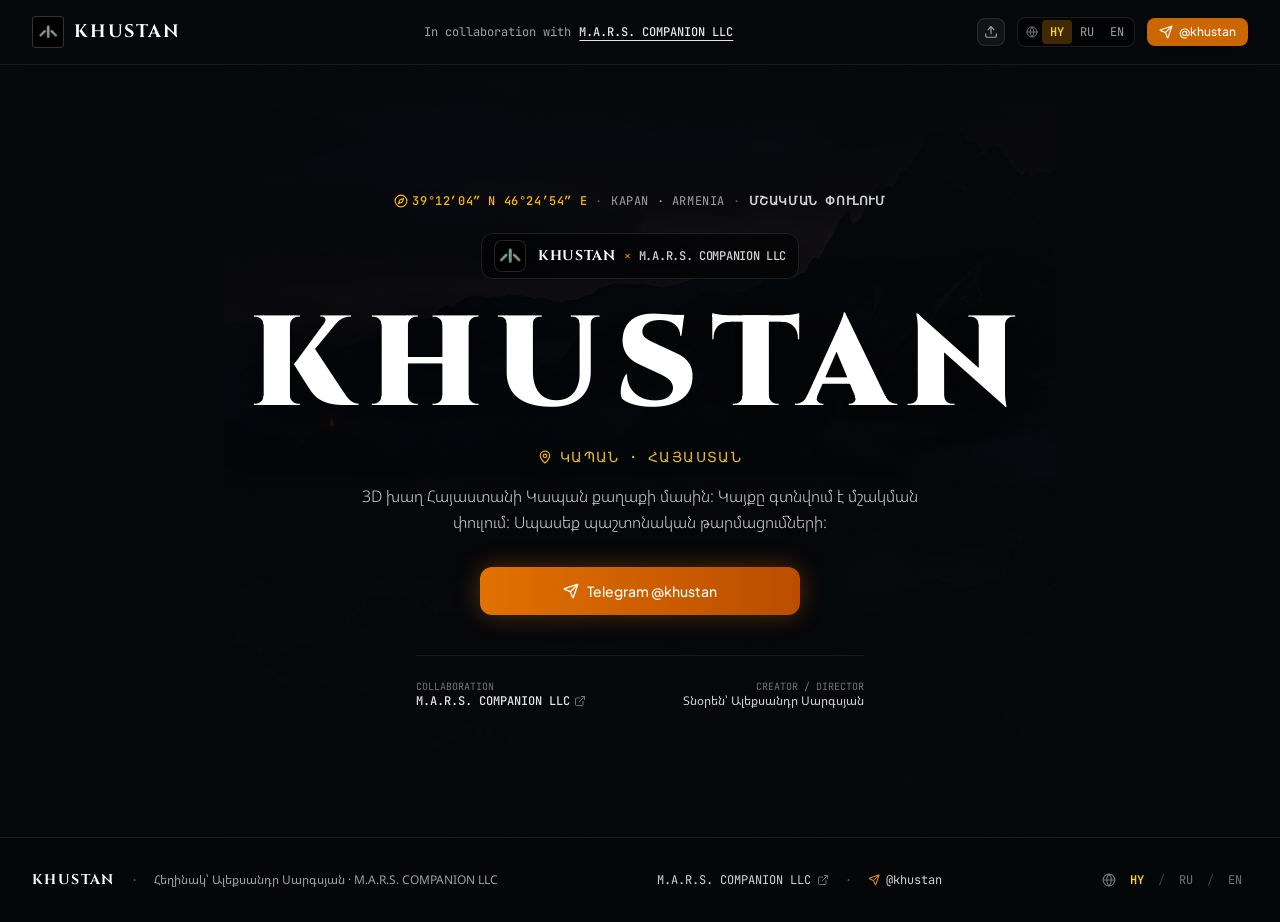
<file: index.html>
<!doctype html>
<html lang="hy" class="dark">
  <head>
    <meta charset="UTF-8" />
    <meta name="viewport" content="width=device-width, initial-scale=1.0" />
    
    <!-- Primary Page Metadata -->
    <title>KHUSTAN</title>
    <meta name="description" content="KHUSTAN — 3D game set in Kapan, Armenia. Created by Aleksandr Sarkisian in collaboration with M.A.R.S. COMPANION LLC. Updates coming soon on Telegram @khustan." />
    <meta name="keywords" content="KHUSTAN, Khustan game, Kapan, Armenia, Syunik, 3D Game, Aleksandr Sarkisian, Саркисян Александр, M.A.R.S. COMPANION LLC, khustan.online" />
    <meta name="author" content="Aleksandr Sarkisian / M.A.R.S. COMPANION LLC" />
    <meta name="robots" content="index, follow" />
    <meta name="theme-color" content="#07080b" />
    
    <!-- Favicons & App Icons -->
    <link rel="icon" type="image/x-icon" href="/favicon.ico" />
    <link rel="icon" type="image/svg+xml" href="/favicon.svg" />
    <link rel="icon" type="image/png" sizes="96x96" href="/favicon-96x96.png" />
    <link rel="apple-touch-icon" sizes="180x180" href="/apple-touch-icon.png" />
    <link rel="manifest" href="/site.webmanifest" />
    <meta name="apple-mobile-web-app-title" content="KHUSTAN" />
    <meta name="application-name" content="KHUSTAN" />

    <!-- GitHub Pages SPA Path Resolver -->
    <script type="text/javascript">
      (function(l) {
        if (l.search[1] === 'p') {
          var decoded = l.search.slice(1).split('&').map(function(s) { 
            return s.replace(/~and~/g, '&');
          }).slice(0, 1)[0].replace(/^p=\//, '');
          window.history.replaceState(null, null,
              l.pathname.slice(0, -1) + '/' + decoded + l.hash
          );
        }
      }(window.location));
    </script>

    <!-- Canonical & Multilingual Alternate Links (Hreflang) -->
    <link rel="canonical" href="https://khustan.online/" id="canonical-tag" />
    <link rel="alternate" hreflang="hy" href="https://khustan.online/" />
    <link rel="alternate" hreflang="ru" href="https://khustan.online/ru" />
    <link rel="alternate" hreflang="en" href="https://khustan.online/en" />
    <link rel="alternate" hreflang="x-default" href="https://khustan.online/" />

    <!-- OpenGraph Social Metadata -->
    <meta property="og:type" content="website" />
    <meta property="og:site_name" content="KHUSTAN" />
    <meta property="og:title" content="KHUSTAN" />
    <meta property="og:description" content="3D game set in Kapan, Armenia. Created by Aleksandr Sarkisian in collaboration with M.A.R.S. COMPANION LLC." />
    <meta property="og:url" content="https://khustan.online/" />
    <meta property="og:locale" content="hy_AM" />
    <meta property="og:locale:alternate" content="ru_RU" />
    <meta property="og:locale:alternate" content="en_US" />
    <meta property="og:image" content="/assets/khustan_kapan_teaser_1791322324773-CmVGjjZs.jpg" />
    <meta property="og:image:width" content="1200" />
    <meta property="og:image:height" content="675" />
    <meta property="og:image:alt" content="KHUSTAN 3D Game Kapan Armenia" />

    <!-- Twitter Card -->
    <meta name="twitter:card" content="summary_large_image" />
    <meta name="twitter:title" content="KHUSTAN" />
    <meta name="twitter:description" content="3D game set in Kapan, Armenia. Created by Aleksandr Sarkisian in collaboration with M.A.R.S. COMPANION LLC." />
    <meta name="twitter:image" content="/assets/khustan_kapan_teaser_1791322324773-CmVGjjZs.jpg" />

    <!-- Google Fonts -->
    <link rel="preconnect" href="https://fonts.googleapis.com">
    <link rel="preconnect" href="https://fonts.gstatic.com" crossorigin>
    <link href="https://fonts.googleapis.com/css2?family=Cinzel:wght@600;700;800;900&family=Noto+Sans+Armenian:wght@300;400;500;600;700&family=Plus+Jakarta+Sans:wght@300;400;500;600;700&family=JetBrains+Mono:wght@400;500&display=swap" rel="stylesheet">

    <!-- Schema.org Structured Data (JSON-LD) -->
    <script type="application/ld+json">
    {
      "@context": "https://schema.org",
      "@graph": [
        {
          "@type": "VideoGame",
          "@id": "https://khustan.online/#game",
          "name": "KHUSTAN",
          "url": "https://khustan.online/",
          "description": "3D video game set in Kapan, Armenia. Created by Aleksandr Sarkisian in collaboration with M.A.R.S. COMPANION LLC.",
          "genre": "3D Game",
          "countryOfOrigin": {
            "@type": "Country",
            "name": "Armenia"
          },
          "spatialCoverage": {
            "@type": "Place",
            "name": "Kapan, Syunik Province, Armenia"
          },
          "author": {
            "@type": "Person",
            "name": "Aleksandr Sarkisian",
            "alternateName": ["Саркисян Александр", "Ալեքսանդր Սարգսյան"],
            "jobTitle": "Director, M.A.R.S. COMPANION LLC"
          },
          "producer": {
            "@type": "Organization",
            "@id": "https://company.teduza.com/#organization",
            "name": "M.A.R.S. COMPANION LLC",
            "url": "https://company.teduza.com"
          },
          "sameAs": [
            "https://t.me/khustan",
            "https://company.teduza.com"
          ]
        },
        {
          "@type": "Organization",
          "@id": "https://company.teduza.com/#organization",
          "name": "M.A.R.S. COMPANION LLC",
          "url": "https://company.teduza.com",
          "founder": {
            "@type": "Person",
            "name": "Aleksandr Sarkisian"
          }
        }
      ]
    }
    </script>
    <script type="module" crossorigin src="/assets/index-7qeGThRj.js"></script>
    <link rel="stylesheet" crossorigin href="/assets/index-pCM7d-dL.css">
  </head>
  <body class="bg-[#07080b] text-[#eaeef4] antialiased selection:bg-amber-500/20 selection:text-amber-200">
    <div id="root"></div>
  </body>
</html>
</file>
<file: assets/index-pCM7d-dL.css>
/*! tailwindcss v4.3.3 | MIT License | https://tailwindcss.com */
@layer properties{@supports (((-webkit-hyphens:none)) and (not (margin-trim:inline))) or ((-moz-orient:inline) and (not (color:rgb(from red r g b)))){*,:before,:after,::backdrop{--tw-scale-x:1;--tw-scale-y:1;--tw-scale-z:1;--tw-rotate-x:initial;--tw-rotate-y:initial;--tw-rotate-z:initial;--tw-skew-x:initial;--tw-skew-y:initial;--tw-space-y-reverse:0;--tw-border-style:solid;--tw-gradient-position:initial;--tw-gradient-from:#0000;--tw-gradient-via:#0000;--tw-gradient-to:#0000;--tw-gradient-stops:initial;--tw-gradient-via-stops:initial;--tw-gradient-from-position:0%;--tw-gradient-via-position:50%;--tw-gradient-to-position:100%;--tw-leading:initial;--tw-font-weight:initial;--tw-tracking:initial;--tw-shadow:0 0 #0000;--tw-shadow-color:initial;--tw-shadow-alpha:100%;--tw-inset-shadow:0 0 #0000;--tw-inset-shadow-color:initial;--tw-inset-shadow-alpha:100%;--tw-ring-color:initial;--tw-ring-shadow:0 0 #0000;--tw-inset-ring-color:initial;--tw-inset-ring-shadow:0 0 #0000;--tw-ring-inset:initial;--tw-ring-offset-width:0px;--tw-ring-offset-color:#fff;--tw-ring-offset-shadow:0 0 #0000;--tw-blur:initial;--tw-brightness:initial;--tw-contrast:initial;--tw-grayscale:initial;--tw-hue-rotate:initial;--tw-invert:initial;--tw-opacity:initial;--tw-saturate:initial;--tw-sepia:initial;--tw-drop-shadow:initial;--tw-drop-shadow-color:initial;--tw-drop-shadow-alpha:100%;--tw-drop-shadow-size:initial;--tw-backdrop-blur:initial;--tw-backdrop-brightness:initial;--tw-backdrop-contrast:initial;--tw-backdrop-grayscale:initial;--tw-backdrop-hue-rotate:initial;--tw-backdrop-invert:initial;--tw-backdrop-opacity:initial;--tw-backdrop-saturate:initial;--tw-backdrop-sepia:initial;--tw-duration:initial}}}@layer theme{:root,:host{--font-sans:-apple-system, BlinkMacSystemFont, "Segoe UI", Roboto, "Helvetica Neue", "Noto Sans", Arial, sans-serif, "Apple Color Emoji", "Segoe UI Emoji", "Segoe UI Symbol", "Noto Color Emoji";--font-mono:ui-monospace, SFMono-Regular, Menlo, Monaco, Consolas, "Liberation Mono", "Courier New", monospace;--color-amber-200:oklch(92.4% .12 95.746);--color-amber-300:oklch(87.9% .169 91.605);--color-amber-400:oklch(82.8% .189 84.429);--color-amber-500:oklch(76.9% .188 70.08);--color-amber-600:oklch(66.6% .179 58.318);--color-amber-700:oklch(55.5% .163 48.998);--color-rose-300:oklch(81% .117 11.638);--color-rose-400:oklch(71.2% .194 13.428);--color-neutral-200:oklch(92.2% 0 none);--color-neutral-300:oklch(87% 0 none);--color-neutral-400:oklch(70.8% 0 none);--color-neutral-500:oklch(55.6% 0 none);--color-neutral-600:oklch(43.9% 0 none);--color-neutral-700:oklch(37.1% 0 none);--color-black:#000;--color-white:#fff;--spacing:.25rem;--container-xs:20rem;--container-md:28rem;--container-lg:32rem;--container-xl:36rem;--container-3xl:48rem;--container-7xl:80rem;--text-xs:.75rem;--text-xs--line-height:calc(1 / .75);--text-sm:.875rem;--text-sm--line-height:calc(1.25 / .875);--text-base:1rem;--text-base--line-height:calc(1.5 / 1);--text-lg:1.125rem;--text-lg--line-height:calc(1.75 / 1.125);--text-xl:1.25rem;--text-xl--line-height:calc(1.75 / 1.25);--text-2xl:1.5rem;--text-2xl--line-height:calc(2 / 1.5);--text-6xl:3.75rem;--text-6xl--line-height:1;--text-7xl:4.5rem;--text-7xl--line-height:1;--text-8xl:6rem;--text-8xl--line-height:1;--text-9xl:8rem;--text-9xl--line-height:1;--font-weight-light:300;--font-weight-medium:500;--font-weight-semibold:600;--font-weight-bold:700;--font-weight-black:900;--tracking-tight:-.025em;--tracking-wider:.05em;--tracking-widest:.1em;--leading-relaxed:1.625;--radius-lg:.5rem;--radius-xl:.75rem;--radius-2xl:1rem;--animate-pulse:pulse 2s cubic-bezier(.4, 0, .6, 1) infinite;--blur-sm:8px;--blur-md:12px;--default-transition-duration:.15s;--default-transition-timing-function:cubic-bezier(.4, 0, .2, 1);--default-font-family:var(--font-sans);--default-mono-font-family:var(--font-mono)}}@layer base{*,:after,:before,::backdrop{box-sizing:border-box;border:0 solid;margin:0;padding:0}::file-selector-button{box-sizing:border-box;border:0 solid;margin:0;padding:0}html,:host{-webkit-text-size-adjust:100%;tab-size:4;line-height:1.5;font-family:var(--default-font-family,-apple-system, BlinkMacSystemFont, "Segoe UI", Roboto, "Helvetica Neue", "Noto Sans", Arial, sans-serif, "Apple Color Emoji", "Segoe UI Emoji", "Segoe UI Symbol", "Noto Color Emoji");font-feature-settings:var(--default-font-feature-settings,normal);font-variation-settings:var(--default-font-variation-settings,normal);-webkit-tap-highlight-color:transparent}hr{height:0;color:inherit;border-top-width:1px}abbr:where([title]){-webkit-text-decoration:underline dotted;text-decoration:underline dotted}h1,h2,h3,h4,h5,h6{font-size:inherit;font-weight:inherit}a{color:inherit;-webkit-text-decoration:inherit;-webkit-text-decoration:inherit;-webkit-text-decoration:inherit;-webkit-text-decoration:inherit;text-decoration:inherit}b,strong{font-weight:bolder}code,kbd,samp,pre{font-family:var(--default-mono-font-family,ui-monospace, SFMono-Regular, Menlo, Monaco, Consolas, "Liberation Mono", "Courier New", monospace);font-feature-settings:var(--default-mono-font-feature-settings,normal);font-variation-settings:var(--default-mono-font-variation-settings,normal);font-size:1em}small{font-size:80%}sub,sup{vertical-align:baseline;font-size:75%;line-height:0;position:relative}sub{bottom:-.25em}sup{top:-.5em}table{text-indent:0;border-color:inherit;border-collapse:collapse}:-moz-focusring:where(:not(iframe)){outline:auto}progress{vertical-align:baseline}summary{display:list-item}ol,ul,menu{list-style:none}img,svg,video,canvas,audio,iframe,embed,object{vertical-align:middle;display:block}img,video{max-width:100%;height:auto}button,input,select,optgroup,textarea{font:inherit;font-feature-settings:inherit;font-variation-settings:inherit;letter-spacing:inherit;color:inherit;opacity:1;background-color:#0000;border-radius:0}::file-selector-button{font:inherit;font-feature-settings:inherit;font-variation-settings:inherit;letter-spacing:inherit;color:inherit;opacity:1;background-color:#0000;border-radius:0}:where(select:is([multiple],[size])) optgroup{font-weight:bolder}:where(select:is([multiple],[size])) optgroup option{padding-inline-start:20px}::file-selector-button{margin-inline-end:4px}::placeholder{opacity:1}@supports (not ((-webkit-appearance:-apple-pay-button))) or (contain-intrinsic-size:1px){::placeholder{color:currentColor}@supports (color:color-mix(in lab, red, red)){::placeholder{color:color-mix(in oklab, currentcolor 50%, transparent)}}}textarea{resize:vertical}::-webkit-search-decoration{-webkit-appearance:none}::-webkit-date-and-time-value{min-height:1lh;text-align:inherit}::-webkit-datetime-edit{display:inline-flex}::-webkit-datetime-edit-fields-wrapper{padding:0}::-webkit-datetime-edit{padding-block:0}::-webkit-datetime-edit-year-field{padding-block:0}::-webkit-datetime-edit-month-field{padding-block:0}::-webkit-datetime-edit-day-field{padding-block:0}::-webkit-datetime-edit-hour-field{padding-block:0}::-webkit-datetime-edit-minute-field{padding-block:0}::-webkit-datetime-edit-second-field{padding-block:0}::-webkit-datetime-edit-millisecond-field{padding-block:0}::-webkit-datetime-edit-meridiem-field{padding-block:0}::-webkit-calendar-picker-indicator{line-height:1}:-moz-ui-invalid{box-shadow:none}button,input:where([type=button],[type=reset],[type=submit]){appearance:button}::file-selector-button{appearance:button}::-webkit-inner-spin-button{height:auto}::-webkit-outer-spin-button{height:auto}[hidden]:where(:not([hidden=until-found])){display:none!important}:root{--font-cinzel:"Cinzel", serif;--font-armenian:"Noto Sans Armenian", "Plus Jakarta Sans", sans-serif;--font-sans:"Plus Jakarta Sans", "Noto Sans Armenian", sans-serif;--font-mono:"JetBrains Mono", monospace}body{font-family:var(--font-sans);color:#eaeef4;background-color:#07080b;overflow-x:hidden}}@layer components;@layer utilities{.absolute{position:absolute}.fixed{position:fixed}.relative{position:relative}.sticky{position:sticky}.inset-0{inset:0}.top-0{top:0}.top-4{top:calc(var(--spacing) * 4)}.right-4{right:calc(var(--spacing) * 4)}.z-0{z-index:0}.z-10{z-index:10}.z-40{z-index:40}.z-50{z-index:50}.mx-auto{margin-inline:auto}.mt-2{margin-top:calc(var(--spacing) * 2)}.mr-1{margin-right:var(--spacing)}.mb-1{margin-bottom:var(--spacing)}.mb-2{margin-bottom:calc(var(--spacing) * 2)}.mb-4{margin-bottom:calc(var(--spacing) * 4)}.mb-6{margin-bottom:calc(var(--spacing) * 6)}.mb-8{margin-bottom:calc(var(--spacing) * 8)}.mb-10{margin-bottom:calc(var(--spacing) * 10)}.ml-1\.5{margin-left:calc(var(--spacing) * 1.5)}.block{display:block}.flex{display:flex}.hidden{display:none}.inline-flex{display:inline-flex}.h-3{height:calc(var(--spacing) * 3)}.h-3\.5{height:calc(var(--spacing) * 3.5)}.h-4{height:calc(var(--spacing) * 4)}.h-5{height:calc(var(--spacing) * 5)}.h-6{height:calc(var(--spacing) * 6)}.h-7{height:calc(var(--spacing) * 7)}.h-8{height:calc(var(--spacing) * 8)}.h-9{height:calc(var(--spacing) * 9)}.h-11{height:calc(var(--spacing) * 11)}.h-16{height:calc(var(--spacing) * 16)}.h-full{height:100%}.min-h-\[calc\(100vh-8rem\)\]{min-height:calc(100vh - 8rem)}.min-h-screen{min-height:100vh}.w-3{width:calc(var(--spacing) * 3)}.w-3\.5{width:calc(var(--spacing) * 3.5)}.w-4{width:calc(var(--spacing) * 4)}.w-5{width:calc(var(--spacing) * 5)}.w-6{width:calc(var(--spacing) * 6)}.w-7{width:calc(var(--spacing) * 7)}.w-8{width:calc(var(--spacing) * 8)}.w-9{width:calc(var(--spacing) * 9)}.w-11{width:calc(var(--spacing) * 11)}.w-full{width:100%}.max-w-3xl{max-width:var(--container-3xl)}.max-w-7xl{max-width:var(--container-7xl)}.max-w-lg{max-width:var(--container-lg)}.max-w-md{max-width:var(--container-md)}.max-w-xl{max-width:var(--container-xl)}.max-w-xs{max-width:var(--container-xs)}.flex-1{flex:1}.shrink-0{flex-shrink:0}.scale-105{--tw-scale-x:105%;--tw-scale-y:105%;--tw-scale-z:105%;scale:var(--tw-scale-x) var(--tw-scale-y)}.transform{transform:var(--tw-rotate-x,) var(--tw-rotate-y,) var(--tw-rotate-z,) var(--tw-skew-x,) var(--tw-skew-y,)}.animate-pulse{animation:var(--animate-pulse)}.cursor-pointer{cursor:pointer}.flex-col{flex-direction:column}.flex-wrap{flex-wrap:wrap}.items-center{align-items:center}.justify-between{justify-content:space-between}.justify-center{justify-content:center}.gap-1{gap:var(--spacing)}.gap-1\.5{gap:calc(var(--spacing) * 1.5)}.gap-2{gap:calc(var(--spacing) * 2)}.gap-2\.5{gap:calc(var(--spacing) * 2.5)}.gap-3{gap:calc(var(--spacing) * 3)}.gap-4{gap:calc(var(--spacing) * 4)}.gap-6{gap:calc(var(--spacing) * 6)}:where(.space-y-4>:not(:last-child)){--tw-space-y-reverse:0;margin-block-start:calc(calc(var(--spacing) * 4) * var(--tw-space-y-reverse));margin-block-end:calc(calc(var(--spacing) * 4) * calc(1 - var(--tw-space-y-reverse)))}.overflow-hidden{overflow:hidden}.rounded{border-radius:.25rem}.rounded-2xl{border-radius:var(--radius-2xl)}.rounded-lg{border-radius:var(--radius-lg)}.rounded-xl{border-radius:var(--radius-xl)}.border{border-style:var(--tw-border-style);border-width:1px}.border-t{border-top-style:var(--tw-border-style);border-top-width:1px}.border-b{border-bottom-style:var(--tw-border-style);border-bottom-width:1px}.border-white\/10{border-color:#ffffff1a}@supports (color:color-mix(in lab, red, red)){.border-white\/10{border-color:color-mix(in oklab, var(--color-white) 10%, transparent)}}.border-white\/15{border-color:#ffffff26}@supports (color:color-mix(in lab, red, red)){.border-white\/15{border-color:color-mix(in oklab, var(--color-white) 15%, transparent)}}.border-white\/20{border-color:#fff3}@supports (color:color-mix(in lab, red, red)){.border-white\/20{border-color:color-mix(in oklab, var(--color-white) 20%, transparent)}}.border-white\/\[0\.08\]{border-color:#ffffff14}@supports (color:color-mix(in lab, red, red)){.border-white\/\[0\.08\]{border-color:color-mix(in oklab, var(--color-white) 8%, transparent)}}.bg-\[\#0d0f15\]{background-color:#0d0f15}.bg-\[\#07080b\]{background-color:#07080b}.bg-\[\#07080b\]\/85{background-color:oklab(13.4565% -.000125505 -.00722159/.85)}.bg-\[\#07080b\]\/95{background-color:oklab(13.4565% -.000125505 -.00722159/.95)}.bg-\[\#050608\]{background-color:#050608}.bg-amber-500\/25{background-color:#f99c0040}@supports (color:color-mix(in lab, red, red)){.bg-amber-500\/25{background-color:color-mix(in oklab, var(--color-amber-500) 25%, transparent)}}.bg-amber-600{background-color:var(--color-amber-600)}.bg-amber-600\/90{background-color:#dd7400e6}@supports (color:color-mix(in lab, red, red)){.bg-amber-600\/90{background-color:color-mix(in oklab, var(--color-amber-600) 90%, transparent)}}.bg-black{background-color:var(--color-black)}.bg-black\/50{background-color:#00000080}@supports (color:color-mix(in lab, red, red)){.bg-black\/50{background-color:color-mix(in oklab, var(--color-black) 50%, transparent)}}.bg-black\/85{background-color:#000000d9}@supports (color:color-mix(in lab, red, red)){.bg-black\/85{background-color:color-mix(in oklab, var(--color-black) 85%, transparent)}}.bg-white\/5{background-color:#ffffff0d}@supports (color:color-mix(in lab, red, red)){.bg-white\/5{background-color:color-mix(in oklab, var(--color-white) 5%, transparent)}}.bg-white\/\[0\.03\]{background-color:#ffffff08}@supports (color:color-mix(in lab, red, red)){.bg-white\/\[0\.03\]{background-color:color-mix(in oklab, var(--color-white) 3%, transparent)}}.bg-gradient-to-r{--tw-gradient-position:to right in oklab;background-image:linear-gradient(var(--tw-gradient-stops))}.bg-gradient-to-t{--tw-gradient-position:to top in oklab;background-image:linear-gradient(var(--tw-gradient-stops))}.from-\[\#07080b\]{--tw-gradient-from:#07080b;--tw-gradient-stops:var(--tw-gradient-via-stops,var(--tw-gradient-position), var(--tw-gradient-from) var(--tw-gradient-from-position), var(--tw-gradient-to) var(--tw-gradient-to-position))}.from-amber-600{--tw-gradient-from:var(--color-amber-600);--tw-gradient-stops:var(--tw-gradient-via-stops,var(--tw-gradient-position), var(--tw-gradient-from) var(--tw-gradient-from-position), var(--tw-gradient-to) var(--tw-gradient-to-position))}.from-transparent{--tw-gradient-from:transparent;--tw-gradient-stops:var(--tw-gradient-via-stops,var(--tw-gradient-position), var(--tw-gradient-from) var(--tw-gradient-from-position), var(--tw-gradient-to) var(--tw-gradient-to-position))}.via-\[\#07080b\]\/60{--tw-gradient-via:oklab(13.4565% -.000125505 -.00722159/.6);--tw-gradient-via-stops:var(--tw-gradient-position), var(--tw-gradient-from) var(--tw-gradient-from-position), var(--tw-gradient-via) var(--tw-gradient-via-position), var(--tw-gradient-to) var(--tw-gradient-to-position);--tw-gradient-stops:var(--tw-gradient-via-stops)}.via-\[\#07080b\]\/75{--tw-gradient-via:oklab(13.4565% -.000125505 -.00722159/.75);--tw-gradient-via-stops:var(--tw-gradient-position), var(--tw-gradient-from) var(--tw-gradient-from-position), var(--tw-gradient-via) var(--tw-gradient-via-position), var(--tw-gradient-to) var(--tw-gradient-to-position);--tw-gradient-stops:var(--tw-gradient-via-stops)}.to-\[\#07080b\]{--tw-gradient-to:#07080b;--tw-gradient-stops:var(--tw-gradient-via-stops,var(--tw-gradient-position), var(--tw-gradient-from) var(--tw-gradient-from-position), var(--tw-gradient-to) var(--tw-gradient-to-position))}.to-\[\#07080b\]\/90{--tw-gradient-to:oklab(13.4565% -.000125505 -.00722159/.9);--tw-gradient-stops:var(--tw-gradient-via-stops,var(--tw-gradient-position), var(--tw-gradient-from) var(--tw-gradient-from-position), var(--tw-gradient-to) var(--tw-gradient-to-position))}.to-amber-700{--tw-gradient-to:var(--color-amber-700);--tw-gradient-stops:var(--tw-gradient-via-stops,var(--tw-gradient-position), var(--tw-gradient-from) var(--tw-gradient-from-position), var(--tw-gradient-to) var(--tw-gradient-to-position))}.object-contain{object-fit:contain}.object-cover{object-fit:cover}.object-center{object-position:center}.p-0\.5{padding:calc(var(--spacing) * .5)}.p-1\.5{padding:calc(var(--spacing) * 1.5)}.p-2{padding:calc(var(--spacing) * 2)}.p-4{padding:calc(var(--spacing) * 4)}.p-6{padding:calc(var(--spacing) * 6)}.px-1\.5{padding-inline:calc(var(--spacing) * 1.5)}.px-2{padding-inline:calc(var(--spacing) * 2)}.px-2\.5{padding-inline:calc(var(--spacing) * 2.5)}.px-3{padding-inline:calc(var(--spacing) * 3)}.px-4{padding-inline:calc(var(--spacing) * 4)}.px-5{padding-inline:calc(var(--spacing) * 5)}.px-6{padding-inline:calc(var(--spacing) * 6)}.py-0\.5{padding-block:calc(var(--spacing) * .5)}.py-1{padding-block:var(--spacing)}.py-1\.5{padding-block:calc(var(--spacing) * 1.5)}.py-2{padding-block:calc(var(--spacing) * 2)}.py-2\.5{padding-block:calc(var(--spacing) * 2.5)}.py-3\.5{padding-block:calc(var(--spacing) * 3.5)}.py-8{padding-block:calc(var(--spacing) * 8)}.py-12{padding-block:calc(var(--spacing) * 12)}.pt-3{padding-top:calc(var(--spacing) * 3)}.pt-6{padding-top:calc(var(--spacing) * 6)}.text-center{text-align:center}.text-left{text-align:left}.font-mono{font-family:var(--font-mono)}.text-2xl{font-size:var(--text-2xl);line-height:var(--tw-leading,var(--text-2xl--line-height))}.text-6xl{font-size:var(--text-6xl);line-height:var(--tw-leading,var(--text-6xl--line-height))}.text-base{font-size:var(--text-base);line-height:var(--tw-leading,var(--text-base--line-height))}.text-lg{font-size:var(--text-lg);line-height:var(--tw-leading,var(--text-lg--line-height))}.text-sm{font-size:var(--text-sm);line-height:var(--tw-leading,var(--text-sm--line-height))}.text-xl{font-size:var(--text-xl);line-height:var(--tw-leading,var(--text-xl--line-height))}.text-xs{font-size:var(--text-xs);line-height:var(--tw-leading,var(--text-xs--line-height))}.text-\[10px\]{font-size:10px}.text-\[11px\]{font-size:11px}.leading-relaxed{--tw-leading:var(--leading-relaxed);line-height:var(--leading-relaxed)}.font-black{--tw-font-weight:var(--font-weight-black);font-weight:var(--font-weight-black)}.font-bold{--tw-font-weight:var(--font-weight-bold);font-weight:var(--font-weight-bold)}.font-light{--tw-font-weight:var(--font-weight-light);font-weight:var(--font-weight-light)}.font-medium{--tw-font-weight:var(--font-weight-medium);font-weight:var(--font-weight-medium)}.font-semibold{--tw-font-weight:var(--font-weight-semibold);font-weight:var(--font-weight-semibold)}.tracking-tight{--tw-tracking:var(--tracking-tight);letter-spacing:var(--tracking-tight)}.tracking-wider{--tw-tracking:var(--tracking-wider);letter-spacing:var(--tracking-wider)}.tracking-widest{--tw-tracking:var(--tracking-widest);letter-spacing:var(--tracking-widest)}.whitespace-nowrap{white-space:nowrap}.text-\[\#eaeef4\]{color:#eaeef4}.text-amber-300{color:var(--color-amber-300)}.text-amber-300\/90{color:#ffd236e6}@supports (color:color-mix(in lab, red, red)){.text-amber-300\/90{color:color-mix(in oklab, var(--color-amber-300) 90%, transparent)}}.text-amber-400{color:var(--color-amber-400)}.text-amber-500{color:var(--color-amber-500)}.text-neutral-200{color:var(--color-neutral-200)}.text-neutral-300{color:var(--color-neutral-300)}.text-neutral-400{color:var(--color-neutral-400)}.text-neutral-500{color:var(--color-neutral-500)}.text-neutral-600{color:var(--color-neutral-600)}.text-neutral-700{color:var(--color-neutral-700)}.text-rose-400{color:var(--color-rose-400)}.text-white{color:var(--color-white)}.uppercase{text-transform:uppercase}.underline{text-decoration-line:underline}.underline-offset-4{text-underline-offset:4px}.antialiased{-webkit-font-smoothing:antialiased;-moz-osx-font-smoothing:grayscale}.shadow-2xl{--tw-shadow:0 25px 50px -12px var(--tw-shadow-color,#00000040);box-shadow:var(--tw-inset-shadow), var(--tw-inset-ring-shadow), var(--tw-ring-offset-shadow), var(--tw-ring-shadow), var(--tw-shadow)}.shadow-\[0_0_25px_rgba\(217\,119\,6\,0\.35\)\]{--tw-shadow:0 0 25px var(--tw-shadow-color,#d9770659);box-shadow:var(--tw-inset-shadow), var(--tw-inset-ring-shadow), var(--tw-ring-offset-shadow), var(--tw-ring-shadow), var(--tw-shadow)}.shadow-lg{--tw-shadow:0 10px 15px -3px var(--tw-shadow-color,#0000001a), 0 4px 6px -4px var(--tw-shadow-color,#0000001a);box-shadow:var(--tw-inset-shadow), var(--tw-inset-ring-shadow), var(--tw-ring-offset-shadow), var(--tw-ring-shadow), var(--tw-shadow)}.shadow-sm{--tw-shadow:0 1px 3px 0 var(--tw-shadow-color,#0000001a), 0 1px 2px -1px var(--tw-shadow-color,#0000001a);box-shadow:var(--tw-inset-shadow), var(--tw-inset-ring-shadow), var(--tw-ring-offset-shadow), var(--tw-ring-shadow), var(--tw-shadow)}.shadow-amber-600\/20{--tw-shadow-color:#dd740033}@supports (color:color-mix(in lab, red, red)){.shadow-amber-600\/20{--tw-shadow-color:color-mix(in oklab, color-mix(in oklab, var(--color-amber-600) 20%, transparent) var(--tw-shadow-alpha), transparent)}}.brightness-\[0\.42\]{--tw-brightness:brightness(.42);filter:var(--tw-blur,) var(--tw-brightness,) var(--tw-contrast,) var(--tw-grayscale,) var(--tw-hue-rotate,) var(--tw-invert,) var(--tw-saturate,) var(--tw-sepia,) var(--tw-drop-shadow,)}.contrast-\[1\.12\]{--tw-contrast:contrast(1.12);filter:var(--tw-blur,) var(--tw-brightness,) var(--tw-contrast,) var(--tw-grayscale,) var(--tw-hue-rotate,) var(--tw-invert,) var(--tw-saturate,) var(--tw-sepia,) var(--tw-drop-shadow,)}.drop-shadow-\[0_4px_30px_rgba\(0\,0\,0\,0\.9\)\]{--tw-drop-shadow-size:drop-shadow(0 4px 30px var(--tw-drop-shadow-color,#000000e6));--tw-drop-shadow:var(--tw-drop-shadow-size);filter:var(--tw-blur,) var(--tw-brightness,) var(--tw-contrast,) var(--tw-grayscale,) var(--tw-hue-rotate,) var(--tw-invert,) var(--tw-saturate,) var(--tw-sepia,) var(--tw-drop-shadow,)}.filter{filter:var(--tw-blur,) var(--tw-brightness,) var(--tw-contrast,) var(--tw-grayscale,) var(--tw-hue-rotate,) var(--tw-invert,) var(--tw-saturate,) var(--tw-sepia,) var(--tw-drop-shadow,)}.backdrop-blur-md{--tw-backdrop-blur:blur(var(--blur-md));-webkit-backdrop-filter:var(--tw-backdrop-blur,) var(--tw-backdrop-brightness,) var(--tw-backdrop-contrast,) var(--tw-backdrop-grayscale,) var(--tw-backdrop-hue-rotate,) var(--tw-backdrop-invert,) var(--tw-backdrop-opacity,) var(--tw-backdrop-saturate,) var(--tw-backdrop-sepia,);backdrop-filter:var(--tw-backdrop-blur,) var(--tw-backdrop-brightness,) var(--tw-backdrop-contrast,) var(--tw-backdrop-grayscale,) var(--tw-backdrop-hue-rotate,) var(--tw-backdrop-invert,) var(--tw-backdrop-opacity,) var(--tw-backdrop-saturate,) var(--tw-backdrop-sepia,)}.backdrop-blur-sm{--tw-backdrop-blur:blur(var(--blur-sm));-webkit-backdrop-filter:var(--tw-backdrop-blur,) var(--tw-backdrop-brightness,) var(--tw-backdrop-contrast,) var(--tw-backdrop-grayscale,) var(--tw-backdrop-hue-rotate,) var(--tw-backdrop-invert,) var(--tw-backdrop-opacity,) var(--tw-backdrop-saturate,) var(--tw-backdrop-sepia,);backdrop-filter:var(--tw-backdrop-blur,) var(--tw-backdrop-brightness,) var(--tw-backdrop-contrast,) var(--tw-backdrop-grayscale,) var(--tw-backdrop-hue-rotate,) var(--tw-backdrop-invert,) var(--tw-backdrop-opacity,) var(--tw-backdrop-saturate,) var(--tw-backdrop-sepia,)}.transition-all{transition-property:all;transition-timing-function:var(--tw-ease,var(--default-transition-timing-function));transition-duration:var(--tw-duration,var(--default-transition-duration))}.transition-colors{transition-property:color,background-color,border-color,outline-color,text-decoration-color,fill,stroke,--tw-gradient-from,--tw-gradient-via,--tw-gradient-to;transition-timing-function:var(--tw-ease,var(--default-transition-timing-function));transition-duration:var(--tw-duration,var(--default-transition-duration))}.transition-opacity{transition-property:opacity;transition-timing-function:var(--tw-ease,var(--default-transition-timing-function));transition-duration:var(--tw-duration,var(--default-transition-duration))}.duration-150{--tw-duration:.15s;transition-duration:.15s}.duration-200{--tw-duration:.2s;transition-duration:.2s}.duration-300{--tw-duration:.3s;transition-duration:.3s}.select-none{-webkit-user-select:none;user-select:none}@media (hover:hover){.group-hover\:text-amber-400:is(:where(.group):hover *){color:var(--color-amber-400)}}.selection\:bg-amber-500\/20 ::selection{background-color:#f99c0033}@supports (color:color-mix(in lab, red, red)){.selection\:bg-amber-500\/20 ::selection{background-color:color-mix(in oklab, var(--color-amber-500) 20%, transparent)}}.selection\:bg-amber-500\/20::selection{background-color:#f99c0033}@supports (color:color-mix(in lab, red, red)){.selection\:bg-amber-500\/20::selection{background-color:color-mix(in oklab, var(--color-amber-500) 20%, transparent)}}.selection\:text-amber-200 ::selection{color:var(--color-amber-200)}.selection\:text-amber-200::selection{color:var(--color-amber-200)}@media (hover:hover){.hover\:border-amber-500\/40:hover{border-color:#f99c0066}@supports (color:color-mix(in lab, red, red)){.hover\:border-amber-500\/40:hover{border-color:color-mix(in oklab, var(--color-amber-500) 40%, transparent)}}.hover\:bg-amber-500:hover{background-color:var(--color-amber-500)}.hover\:bg-black\/70:hover{background-color:#000000b3}@supports (color:color-mix(in lab, red, red)){.hover\:bg-black\/70:hover{background-color:color-mix(in oklab, var(--color-black) 70%, transparent)}}.hover\:bg-white\/5:hover{background-color:#ffffff0d}@supports (color:color-mix(in lab, red, red)){.hover\:bg-white\/5:hover{background-color:color-mix(in oklab, var(--color-white) 5%, transparent)}}.hover\:bg-white\/10:hover{background-color:#ffffff1a}@supports (color:color-mix(in lab, red, red)){.hover\:bg-white\/10:hover{background-color:color-mix(in oklab, var(--color-white) 10%, transparent)}}.hover\:from-amber-500:hover{--tw-gradient-from:var(--color-amber-500);--tw-gradient-stops:var(--tw-gradient-via-stops,var(--tw-gradient-position), var(--tw-gradient-from) var(--tw-gradient-from-position), var(--tw-gradient-to) var(--tw-gradient-to-position))}.hover\:to-amber-600:hover{--tw-gradient-to:var(--color-amber-600);--tw-gradient-stops:var(--tw-gradient-via-stops,var(--tw-gradient-position), var(--tw-gradient-from) var(--tw-gradient-from-position), var(--tw-gradient-to) var(--tw-gradient-to-position))}.hover\:text-amber-400:hover{color:var(--color-amber-400)}.hover\:text-neutral-200:hover{color:var(--color-neutral-200)}.hover\:text-neutral-300:hover{color:var(--color-neutral-300)}.hover\:text-rose-300:hover{color:var(--color-rose-300)}.hover\:text-white:hover{color:var(--color-white)}.hover\:shadow-\[0_0_35px_rgba\(217\,119\,6\,0\.5\)\]:hover{--tw-shadow:0 0 35px var(--tw-shadow-color,#d9770680);box-shadow:var(--tw-inset-shadow), var(--tw-inset-ring-shadow), var(--tw-ring-offset-shadow), var(--tw-ring-shadow), var(--tw-shadow)}}@media (width>=40rem){.sm\:inline{display:inline}.sm\:inline-block{display:inline-block}.sm\:h-8{height:calc(var(--spacing) * 8)}.sm\:w-8{width:calc(var(--spacing) * 8)}.sm\:flex-row{flex-direction:row}.sm\:gap-2{gap:calc(var(--spacing) * 2)}.sm\:gap-3{gap:calc(var(--spacing) * 3)}.sm\:gap-4{gap:calc(var(--spacing) * 4)}.sm\:p-8{padding:calc(var(--spacing) * 8)}.sm\:px-3{padding-inline:calc(var(--spacing) * 3)}.sm\:px-6{padding-inline:calc(var(--spacing) * 6)}.sm\:py-20{padding-block:calc(var(--spacing) * 20)}.sm\:text-left{text-align:left}.sm\:text-right{text-align:right}.sm\:text-7xl{font-size:var(--text-7xl);line-height:var(--tw-leading,var(--text-7xl--line-height))}.sm\:text-base{font-size:var(--text-base);line-height:var(--tw-leading,var(--text-base--line-height))}.sm\:text-lg{font-size:var(--text-lg);line-height:var(--tw-leading,var(--text-lg--line-height))}.sm\:text-sm{font-size:var(--text-sm);line-height:var(--tw-leading,var(--text-sm--line-height))}.sm\:text-xl{font-size:var(--text-xl);line-height:var(--tw-leading,var(--text-xl--line-height))}.sm\:text-xs{font-size:var(--text-xs);line-height:var(--tw-leading,var(--text-xs--line-height))}}@media (width>=48rem){.md\:flex{display:flex}.md\:flex-row{flex-direction:row}.md\:text-8xl{font-size:var(--text-8xl);line-height:var(--tw-leading,var(--text-8xl--line-height))}}@media (width>=64rem){.lg\:px-8{padding-inline:calc(var(--spacing) * 8)}.lg\:text-9xl{font-size:var(--text-9xl);line-height:var(--tw-leading,var(--text-9xl--line-height))}}}.font-cinzel{font-family:var(--font-cinzel)}.font-armenian{font-family:var(--font-armenian)}.font-mono-nums{font-family:var(--font-mono);font-variant-numeric:tabular-nums}@keyframes fogMove{0%{opacity:.25;transform:scale(1.02)translate(0)}50%{opacity:.4;transform:scale(1.06)translate(-12px,-8px)}to{opacity:.25;transform:scale(1.02)translate(0)}}.animate-fog{animation:18s ease-in-out infinite fogMove}@keyframes pulseGlow{0%,to{opacity:.35;filter:blur(40px)}50%{opacity:.65;filter:blur(55px)}}.animate-pulse-glow{animation:7s ease-in-out infinite pulseGlow}@property --tw-scale-x{syntax:"*";inherits:false;initial-value:1}@property --tw-scale-y{syntax:"*";inherits:false;initial-value:1}@property --tw-scale-z{syntax:"*";inherits:false;initial-value:1}@property --tw-rotate-x{syntax:"*";inherits:false}@property --tw-rotate-y{syntax:"*";inherits:false}@property --tw-rotate-z{syntax:"*";inherits:false}@property --tw-skew-x{syntax:"*";inherits:false}@property --tw-skew-y{syntax:"*";inherits:false}@property --tw-space-y-reverse{syntax:"*";inherits:false;initial-value:0}@property --tw-border-style{syntax:"*";inherits:false;initial-value:solid}@property --tw-gradient-position{syntax:"*";inherits:false}@property --tw-gradient-from{syntax:"<color>";inherits:false;initial-value:#0000}@property --tw-gradient-via{syntax:"<color>";inherits:false;initial-value:#0000}@property --tw-gradient-to{syntax:"<color>";inherits:false;initial-value:#0000}@property --tw-gradient-stops{syntax:"*";inherits:false}@property --tw-gradient-via-stops{syntax:"*";inherits:false}@property --tw-gradient-from-position{syntax:"<length-percentage>";inherits:false;initial-value:0%}@property --tw-gradient-via-position{syntax:"<length-percentage>";inherits:false;initial-value:50%}@property --tw-gradient-to-position{syntax:"<length-percentage>";inherits:false;initial-value:100%}@property --tw-leading{syntax:"*";inherits:false}@property --tw-font-weight{syntax:"*";inherits:false}@property --tw-tracking{syntax:"*";inherits:false}@property --tw-shadow{syntax:"*";inherits:false;initial-value:0 0 #0000}@property --tw-shadow-color{syntax:"*";inherits:false}@property --tw-shadow-alpha{syntax:"<percentage>";inherits:false;initial-value:100%}@property --tw-inset-shadow{syntax:"*";inherits:false;initial-value:0 0 #0000}@property --tw-inset-shadow-color{syntax:"*";inherits:false}@property --tw-inset-shadow-alpha{syntax:"<percentage>";inherits:false;initial-value:100%}@property --tw-ring-color{syntax:"*";inherits:false}@property --tw-ring-shadow{syntax:"*";inherits:false;initial-value:0 0 #0000}@property --tw-inset-ring-color{syntax:"*";inherits:false}@property --tw-inset-ring-shadow{syntax:"*";inherits:false;initial-value:0 0 #0000}@property --tw-ring-inset{syntax:"*";inherits:false}@property --tw-ring-offset-width{syntax:"<length>";inherits:false;initial-value:0}@property --tw-ring-offset-color{syntax:"*";inherits:false;initial-value:#fff}@property --tw-ring-offset-shadow{syntax:"*";inherits:false;initial-value:0 0 #0000}@property --tw-blur{syntax:"*";inherits:false}@property --tw-brightness{syntax:"*";inherits:false}@property --tw-contrast{syntax:"*";inherits:false}@property --tw-grayscale{syntax:"*";inherits:false}@property --tw-hue-rotate{syntax:"*";inherits:false}@property --tw-invert{syntax:"*";inherits:false}@property --tw-opacity{syntax:"*";inherits:false}@property --tw-saturate{syntax:"*";inherits:false}@property --tw-sepia{syntax:"*";inherits:false}@property --tw-drop-shadow{syntax:"*";inherits:false}@property --tw-drop-shadow-color{syntax:"*";inherits:false}@property --tw-drop-shadow-alpha{syntax:"<percentage>";inherits:false;initial-value:100%}@property --tw-drop-shadow-size{syntax:"*";inherits:false}@property --tw-backdrop-blur{syntax:"*";inherits:false}@property --tw-backdrop-brightness{syntax:"*";inherits:false}@property --tw-backdrop-contrast{syntax:"*";inherits:false}@property --tw-backdrop-grayscale{syntax:"*";inherits:false}@property --tw-backdrop-hue-rotate{syntax:"*";inherits:false}@property --tw-backdrop-invert{syntax:"*";inherits:false}@property --tw-backdrop-opacity{syntax:"*";inherits:false}@property --tw-backdrop-saturate{syntax:"*";inherits:false}@property --tw-backdrop-sepia{syntax:"*";inherits:false}@property --tw-duration{syntax:"*";inherits:false}@keyframes pulse{50%{opacity:.5}}
</file>
